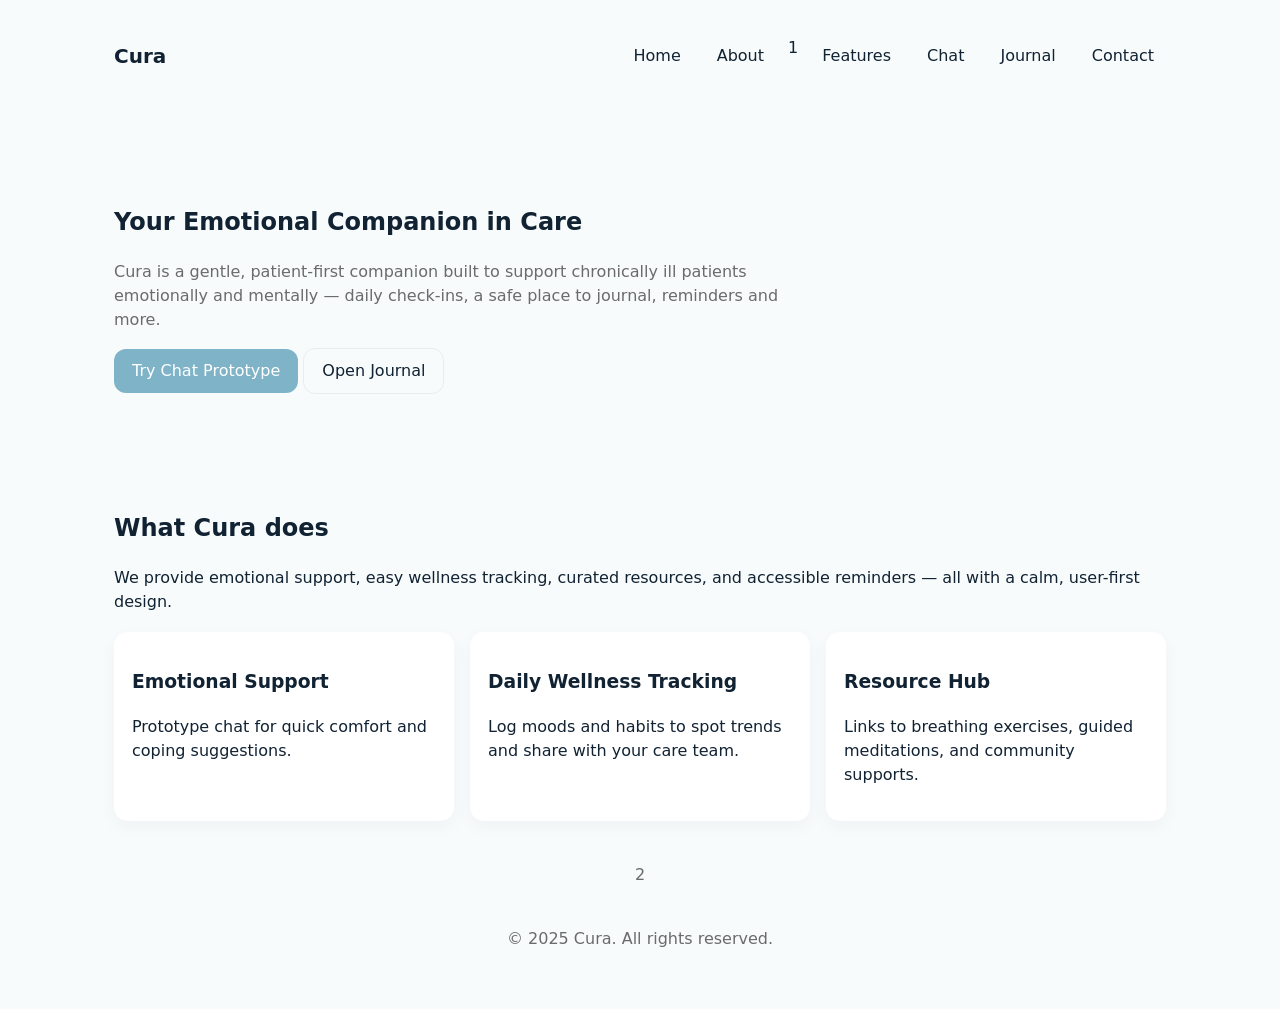
<file: cura_web0/index.html>
<!doctype html>
 <html lang="en">
 <head>
 <meta charset="utf-8" />
 <meta name="viewport" content="width=device-width, initial-scale=1" />
 <title>Cura — Your Emotional Companion in Care</title>
 <link rel="stylesheet" href="css/styles.css">
 </head>
 <body>
 <header class="site-header">
 <div class="container header-inner">
 <a class="brand" href="index.html">Cura</a>
 <nav class="nav">
 <a href="index.html">Home</a>
 <a href="about.html">About</a>
 1
<a href="features.html">Features</a>
 <a href="chat.html">Chat</a>
 <a href="journal.html">Journal</a>
 <a href="contact.html">Contact</a>
 </nav>
 <button class="menu-toggle" aria-label="Toggle menu">☰</button>
 </div>
 </header>
 <main>
 <section class="hero">
 <div class="container">
 <h1>Your Emotional Companion in Care</h1>
 <p class="lead">Cura is a gentle, patient-first companion built to 
support chronically ill patients emotionally and mentally — daily check-ins, a 
safe place to journal, reminders and more.</p>
 <div class="hero-actions">
 <a class="btn" href="chat.html">Try Chat Prototype</a>
 <a class="btn ghost" href="journal.html">Open Journal</a>
 </div>
 </div>
 </section>
 <section class="overview container">
 <h2>What Cura does</h2>
 <p>We provide emotional support, easy wellness tracking, curated 
resources, and accessible reminders — all with a calm, user-first design.</p>
 <div class="features-grid">
 <article>
 <h3>Emotional Support</h3>
 <p>Prototype chat for quick comfort and coping suggestions.</p>
 </article>
 <article>
 <h3>Daily Wellness Tracking</h3>
 <p>Log moods and habits to spot trends and share with your care 
team.</p>
 </article>
 <article>
 <h3>Resource Hub</h3>
 <p>Links to breathing exercises, guided meditations, and community 
supports.</p>
 </article>
 </div>
 </section>
 </main>
 <footer class="site-footer">
 2
<div class="container">
 <p>© 2025 Cura. All rights reserved.</p>
 </div>
 </footer>
 <script>
 // Mobile nav toggle
 document.addEventListener('DOMContentLoaded', ()=>{
 const btn = document.querySelector('.menu-toggle');
 const nav = document.querySelector('.nav');
 btn.addEventListener('click', ()=> nav.classList.toggle('open'));
 });
 </script>
 </body>
 </html>
</file>
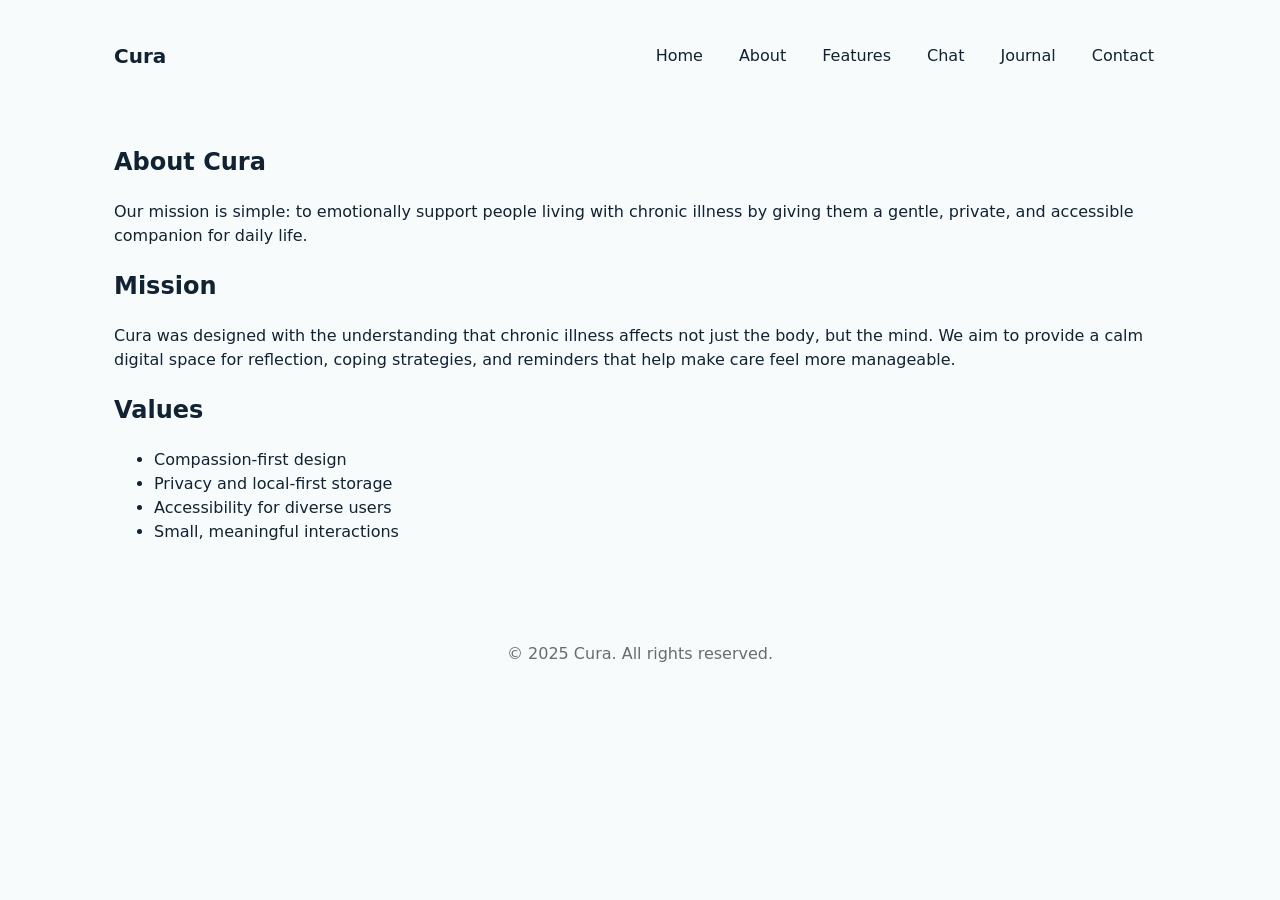
<file: cura_web0/about.html>
<!doctype html>
<html lang="en">
<head>
<meta charset="utf-8" />
<meta name="viewport" content="width=device-width, initial-scale=1" />
<title>About — Cura</title>
<link rel="stylesheet" href="css/styles.css">
</head>
<body>
<header class="site-header">
<div class="container header-inner">
<a class="brand" href="index.html">Cura</a>
<nav class="nav">
<a href="index.html">Home</a>
<a href="about.html">About</a>
<a href="features.html">Features</a>
<a href="chat.html">Chat</a>
<a href="journal.html">Journal</a>
<a href="contact.html">Contact</a>
</nav>
<button class="menu-toggle" aria-label="Toggle menu">☰</button>
</div>
</header>


<main class="container">
<section class="page">
<h1>About Cura</h1>
<p class="lead">Our mission is simple: to emotionally support people living with chronic illness by giving them a gentle, private, and accessible companion for daily life.</p>
<h2>Mission</h2>
<p>Cura was designed with the understanding that chronic illness affects not just the body, but the mind. We aim to provide a calm digital space for reflection, coping strategies, and reminders that help make care feel more manageable.</p>
<h2>Values</h2>
<ul>
<li>Compassion-first design</li>
<li>Privacy and local-first storage</li>
<li>Accessibility for diverse users</li>
<li>Small, meaningful interactions</li>
</ul>
</section>
</main>


<footer class="site-footer">
<div class="container">
<p>© 2025 Cura. All rights reserved.</p>
</div>
</footer>


<script>
document.addEventListener('DOMContentLoaded', ()=>{
document.querySelector('.menu-toggle').addEventListener('click', ()=> document.querySelector('.nav').classList.toggle('open'));
});
</script>
</body>
</html>
</file>
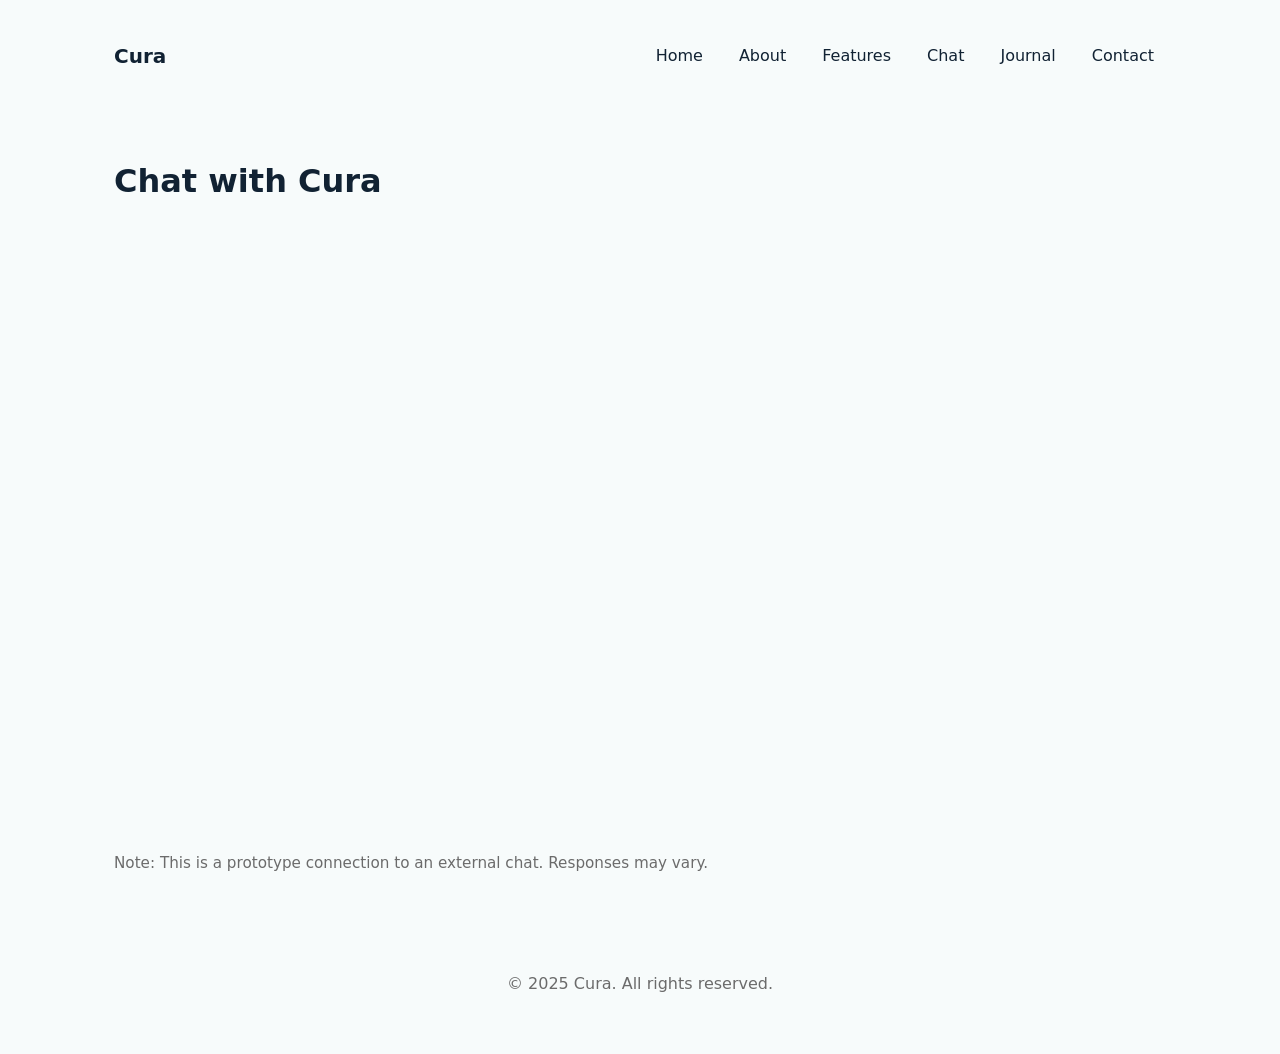
<file: cura_web0/chat.html>
<!doctype html>
<html lang="en">
<head>
<meta charset="utf-8">
<meta name="viewport" content="width=device-width, initial-scale=1">
<title>Chat — Cura</title>
<link rel="stylesheet" href="css/styles.css">
</head>
<body>
<header class="site-header">
<div class="container header-inner">
<a class="brand" href="index.html">Cura</a>
<nav class="nav">
<a href="index.html">Home</a>
<a href="about.html">About</a>
<a href="features.html">Features</a>
<a href="chat.html">Chat</a>
<a href="journal.html">Journal</a>
<a href="contact.html">Contact</a>
</nav>
<button class="menu-toggle" aria-label="Toggle menu">☰</button>
</div>
</header>

<main class="container chat-page">
<h1>Chat with Cura</h1>

<!-- Only the external embed remains -->
<div style="width:100%;max-width:700px;margin:auto;margin-top:24px;">
  <iframe
    src="https://www.jotform.com/agent/01994262cb657db69ee1bb9ad19de45d0473"
    width="100%"
    height="600"
    style="border:none;border-radius:12px;overflow:hidden;"
    allow="clipboard-write">
  </iframe>
</div>

<p class="muted">Note: This is a prototype connection to an external chat. Responses may vary.</p>
</main>

<footer class="site-footer">
<div class="container">
<p>© 2025 Cura. All rights reserved.</p>
</div>
</footer>

<script>
  document.addEventListener('DOMContentLoaded', ()=>{
    document.querySelector('.menu-toggle')
      .addEventListener('click', ()=> document.querySelector('.nav').classList.toggle('open'));
  });
</script>
</body>
</html>
</file>
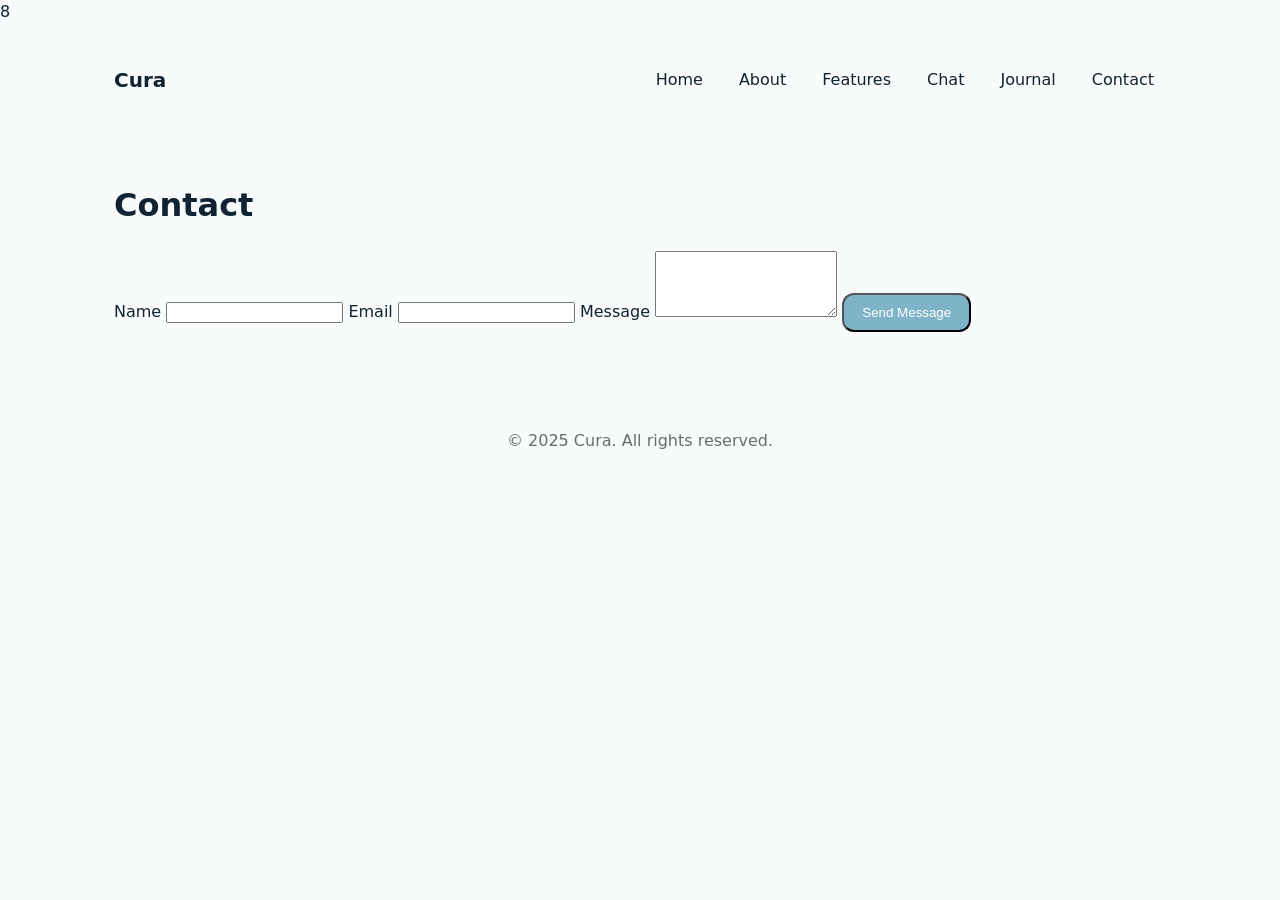
<file: cura_web0/contact.html>
<!doctype html>
 <html lang="en">
 8
<head>
 <meta charset="utf-8">
 <meta name="viewport" content="width=device-width, initial-scale=1">
 <title>Contact — Cura</title>
 <link rel="stylesheet" href="css/styles.css">
 </head>
 <body>
 <header class="site-header">
 <div class="container header-inner">
 <a class="brand" href="index.html">Cura</a>
 <nav class="nav">
 <a href="index.html">Home</a>
 <a href="about.html">About</a>
 <a href="features.html">Features</a>
 <a href="chat.html">Chat</a>
 <a href="journal.html">Journal</a>
 <a href="contact.html">Contact</a>
 </nav>
 <button class="menu-toggle" aria-label="Toggle menu">☰</button>
 </div>
 </header>
 <main class="container">
 <h1>Contact</h1>
 <form id="contactForm" class="contact-form">
 <label for="name">Name</label>
 <input id="name" required />
 <label for="email">Email</label>
 <input id="email" type="email" required />
 <label for="message">Message</label>
 <textarea id="message" rows="4" required></textarea>
 <button type="submit" class="btn">Send Message</button>
 <p id="contactStatus" class="muted"></p>
 </form>
 </main>
 <footer class="site-footer">
 <div class="container">
 <p>© 2025 Cura. All rights reserved.</p>
 </div>
 </footer>
 <script src="js/contact.js"></script>
 </body>
 </html>
</file>
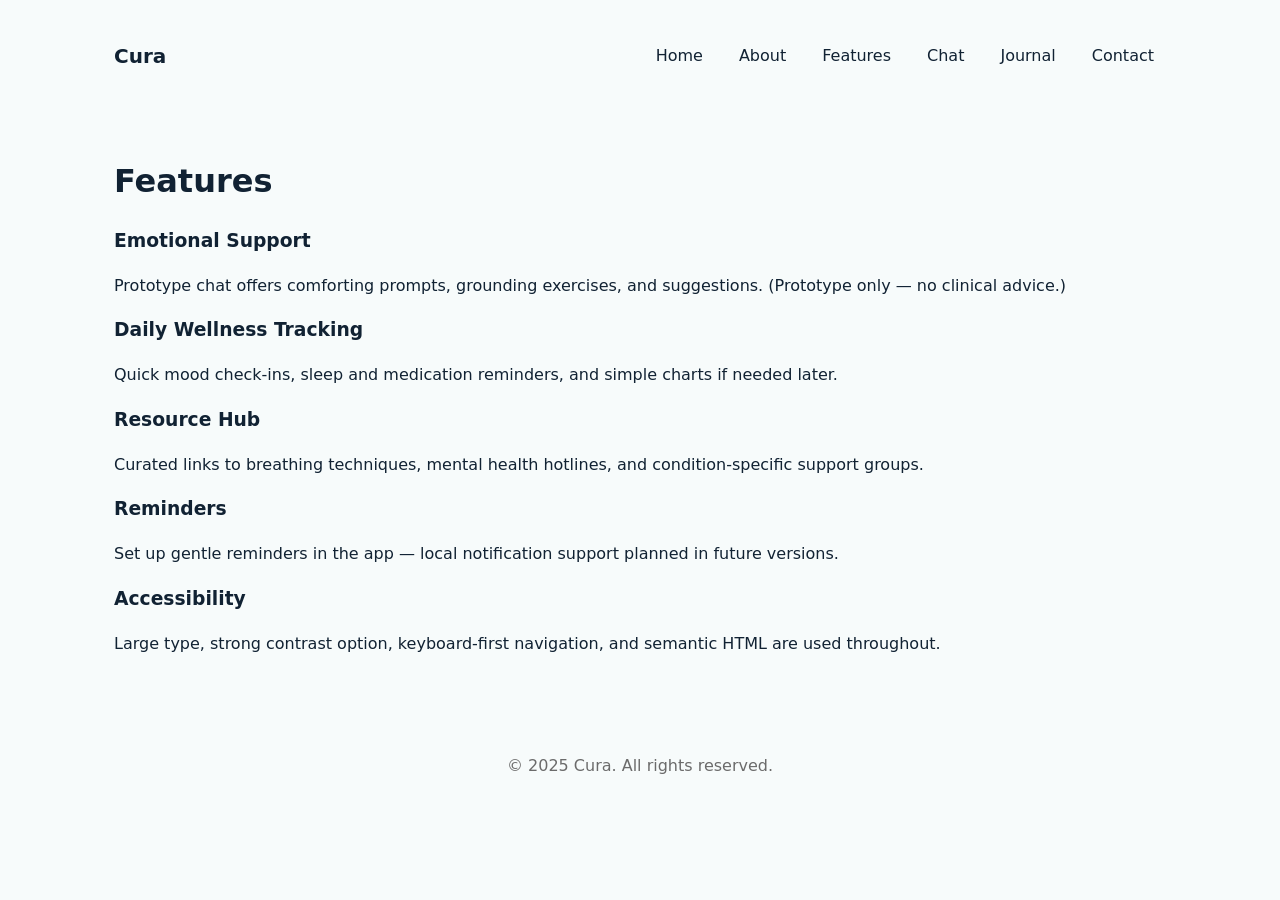
<file: cura_web0/features.html>
<!doctype html>
<html lang="en">
<head>
<meta charset="utf-8">
<meta name="viewport" content="width=device-width, initial-scale=1">
<title>Features — Cura</title>
<link rel="stylesheet" href="css/styles.css">
</head>
<body>
<header class="site-header">
<div class="container header-inner">
<a class="brand" href="index.html">Cura</a>
<nav class="nav">
<a href="index.html">Home</a>
<a href="about.html">About</a>
<a href="features.html">Features</a>
<a href="chat.html">Chat</a>
<a href="journal.html">Journal</a>
<a href="contact.html">Contact</a>
</nav>
<button class="menu-toggle" aria-label="Toggle menu">☰</button>
</div>
</header>


<main class="container">
<h1>Features</h1>
<div class="features-list">
<section>
<h3>Emotional Support</h3>
<p>Prototype chat offers comforting prompts, grounding exercises, and suggestions. (Prototype only — no clinical advice.)</p>
</section>
<section>
<h3>Daily Wellness Tracking</h3>
<p>Quick mood check-ins, sleep and medication reminders, and simple charts if needed later.</p>
</section>
<section>
<h3>Resource Hub</h3>
<p>Curated links to breathing techniques, mental health hotlines, and condition-specific support groups.</p>
</section>
<section>
<h3>Reminders</h3>
<p>Set up gentle reminders in the app — local notification support planned in future versions.</p>
</section>
<section>
<h3>Accessibility</h3>
<p>Large type, strong contrast option, keyboard-first navigation, and semantic HTML are used throughout.</p>
</section>
</div>
</main>


<footer class="site-footer">
<div class="container">
<p>© 2025 Cura. All rights reserved.</p>
</div>
</footer>


<script>
document.addEventListener('DOMContentLoaded', ()=>{
document.querySelector('.menu-toggle').addEventListener('click', ()=> document.querySelector('.nav').classList.toggle('open'));
});
</script>
</body>
</html>
</file>
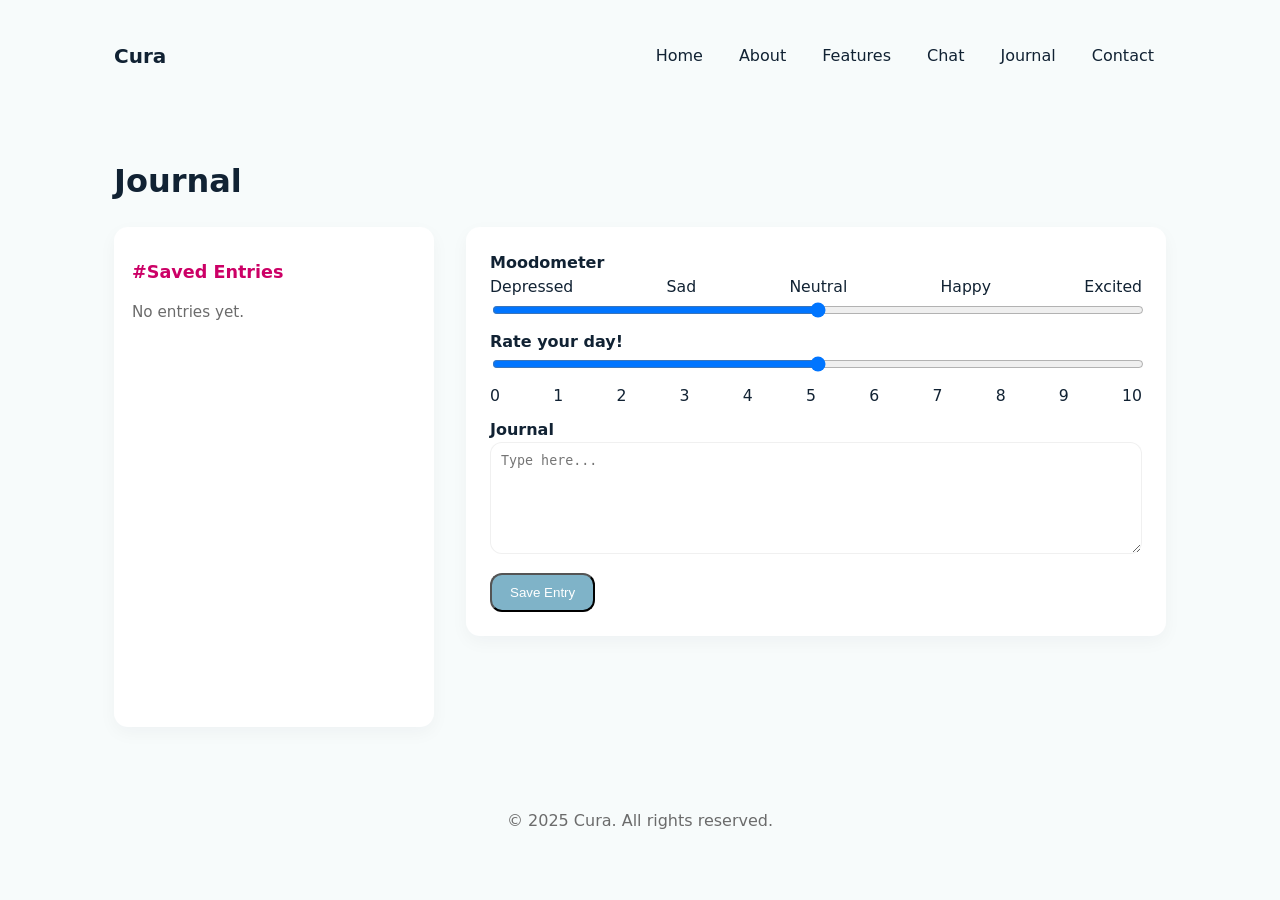
<file: cura_web0/journal.html>
<!doctype html>
<html lang="en">
<head>
<meta charset="utf-8">
<meta name="viewport" content="width=device-width, initial-scale=1">
<title>Journal — Cura</title>
<link rel="stylesheet" href="css/styles.css">
<style>
  .journal-layout {
    display: flex;
    gap: 32px;
    align-items: flex-start;
  }
  .entries-panel {
    flex: 0 0 320px;
    background: var(--card);
    border-radius: var(--radius);
    padding: 18px;
    min-height: 500px;
    box-shadow: 0 6px 18px rgba(16,24,40,0.04);
  }
  .entries-panel h2 {
    color: #c06; /* pinkish for #Saved Entries */
    font-size: 1.1rem;
    margin-bottom: 12px;
  }
  .entry {
    background: #f7fbfb;
    border-radius: 10px;
    margin-bottom: 14px;
    padding: 10px;
    border: 1px solid #eee;
  }
  .journal-main {
    flex: 1;
    background: var(--card);
    border-radius: var(--radius);
    padding: 24px;
    box-shadow: 0 6px 18px rgba(16,24,40,0.04);
  }
  .slider-label {
    display: flex;
    justify-content: space-between;
    font-size: 0.98rem;
    margin-bottom: 2px;
  }
  .mood-slider, .rating-slider {
    width: 100%;
    margin-bottom: 12px;
  }
</style>
</head>
<body>
<header class="site-header">
<div class="container header-inner">
<a class="brand" href="index.html">Cura</a>
<nav class="nav">
<a href="index.html">Home</a>
<a href="about.html">About</a>
<a href="features.html">Features</a>
<a href="chat.html">Chat</a>
<a href="journal.html">Journal</a>
<a href="contact.html">Contact</a>
</nav>
<button class="menu-toggle" aria-label="Toggle menu">☰</button>
</div>
</header>

<main class="container">
<h1>Journal</h1>
<div class="journal-layout">
  <!-- Left panel: Saved Entries -->
  <aside class="entries-panel">
    <h2>#Saved Entries</h2>
    <div id="entryList"></div>
  </aside>

  <!-- Right panel: Moodometer + Journal Form -->
  <section class="journal-main">
    <form id="journalForm" class="journal-form">
      <div>
        <strong>Moodometer</strong>
      </div>
      <div class="slider-label">
        <span>Depressed</span>
        <span>Sad</span>
        <span>Neutral</span>
        <span>Happy</span>
        <span>Excited</span>
      </div>
      <input type="range" id="moodometer" class="mood-slider" min="0" max="4" value="2" step="1">
      <div style="margin-bottom:10px;">
        <label for="rating"><strong>Rate your day!</strong></label>
        <input type="range" id="rating" class="rating-slider" min="0" max="10" value="5" step="1">
        <div class="slider-label">
          <span>0</span>
          <span>1</span>
          <span>2</span>
          <span>3</span>
          <span>4</span>
          <span>5</span>
          <span>6</span>
          <span>7</span>
          <span>8</span>
          <span>9</span>
          <span>10</span>
        </div>
      </div>
      <label for="entry"><strong>Journal</strong></label>
      <textarea id="entry" rows="6" placeholder="Type here..." required></textarea>
      <button type="submit" class="btn" style="margin-top:12px;">Save Entry</button>
    </form>
  </section>
</div>
</main>

<footer class="site-footer">
<div class="container">
<p>© 2025 Cura. All rights reserved.</p>
</div>
</footer>

<script src="js/journal.js"></script>
<script>
  document.addEventListener('DOMContentLoaded', ()=>{
    document.querySelector('.menu-toggle')
      .addEventListener('click', ()=> document.querySelector('.nav').classList.toggle('open'));
  });
</script>
</body>
</html>
</file>
<file: cura_web0/css/styles.css>
:root {
  --bg: #f7fbfb;
  --card: #ffffff;
  --muted: #6b6b6b;
  --accent: #7fb3c8;
  --accent-2: #cfeff6;
  --radius: 14px;
  --container: 1100px;
  font-family: Inter, system-ui, -apple-system, 'Segoe UI', Roboto, 'Helvetica Neue', Arial;
}
* { box-sizing: border-box; }
body { margin: 0; background: var(--bg); color: #123; line-height: 1.5; }
.container { max-width: var(--container); margin: 0 auto; padding: 24px; }
.site-header { background: transparent; padding: 12px 0; }
.header-inner { display: flex; align-items: center; gap: 16px; }
.brand { font-weight: 700; font-size: 1.25rem; color: #123; text-decoration: none; }
.nav { margin-left: auto; display: flex; gap: 12px; }
.nav a { padding: 8px 12px; border-radius: 10px; text-decoration: none; color: #123; }
.nav.open { display: flex; }
.menu-toggle { display: none; background: none; border: none; font-size: 1.25rem; }
.hero { padding: 48px 0; }
.hero .lead { max-width: 680px; color: var(--muted); }
.btn { display: inline-block; background: var(--accent); color: white; padding: 10px 18px; border-radius: 12px; text-decoration: none; }
.btn.ghost { background: transparent; border: 1px solid rgba(0,0,0,0.06); color: #123; }
.features-grid { display: grid; grid-template-columns: repeat(auto-fit, minmax(200px, 1fr)); gap: 16px; margin-top: 18px; }
.features-grid article { background: var(--card); padding: 18px; border-radius: var(--radius); box-shadow: 0 6px 18px rgba(16,24,40,0.04); }
.page h1 { margin-top: 8px; }
.site-footer { padding: 18px 0; color: var(--muted); text-align: center; }
.chat-page .chat-window { background: var(--card); padding: 12px; border-radius: 12px; min-height: 260px; box-shadow: 0 6px 18px rgba(16,24,40,0.04); }
.messages { display: flex; flex-direction: column; gap: 10px; overflow: auto; max-height: 320px; padding: 8px; }
.msg { max-width: 75%; padding: 10px; border-radius: 12px; }
.msg.user { margin-left: auto; background: var(--accent); color: white; border-bottom-right-radius: 4px; }
.msg.bot { background: var(--accent-2); color: #123; }
.chat-form { display: flex; gap: 8px; margin-top: 12px; }
.chat-form input { flex: 1; padding: 10px; border-radius: 12px; border: 1px solid rgba(0,0,0,0.08); }
.chat-form button { padding: 10px 12px; border-radius: 12px; border: none; background: var(--accent); }
.journal-form textarea { width: 100%; padding: 10px; border-radius: 12px; border: 1px solid rgba(0,0,0,0.06); resize: vertical; }
.journal-form .row { display: flex; gap: 12px; align-items: center; margin: 8px 0; }
.entries .entry { background: var(--card); padding: 12px; border-radius: 12px; margin-bottom: 10px; }
.muted { color: var(--muted); font-size: 0.95rem; }
@media (max-width: 800px) {
  .nav { position: absolute; right: 12px; top: 62px; background: var(--card); padding: 12px; border-radius: 10px; display: none; flex-direction: column; }
  .nav.open { display: flex; }
  .menu-toggle { display: block; }
}
</file>
